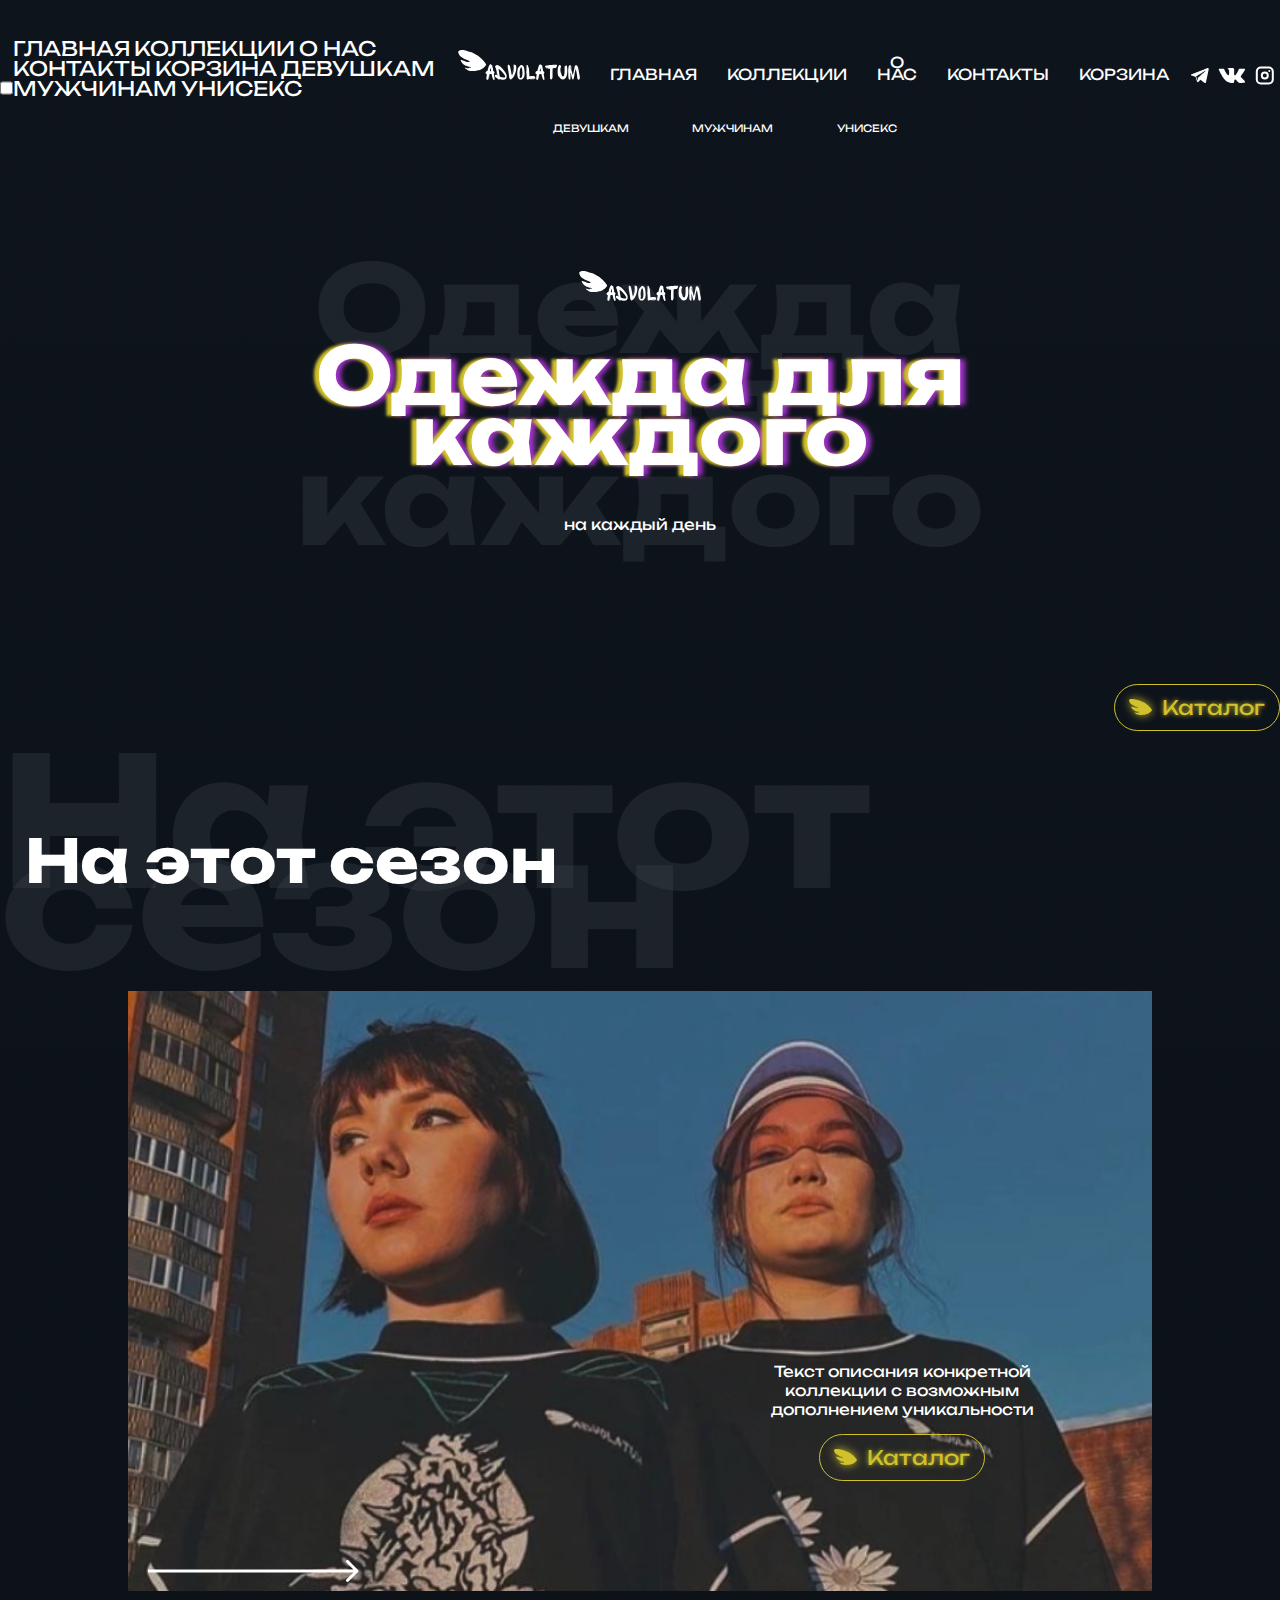
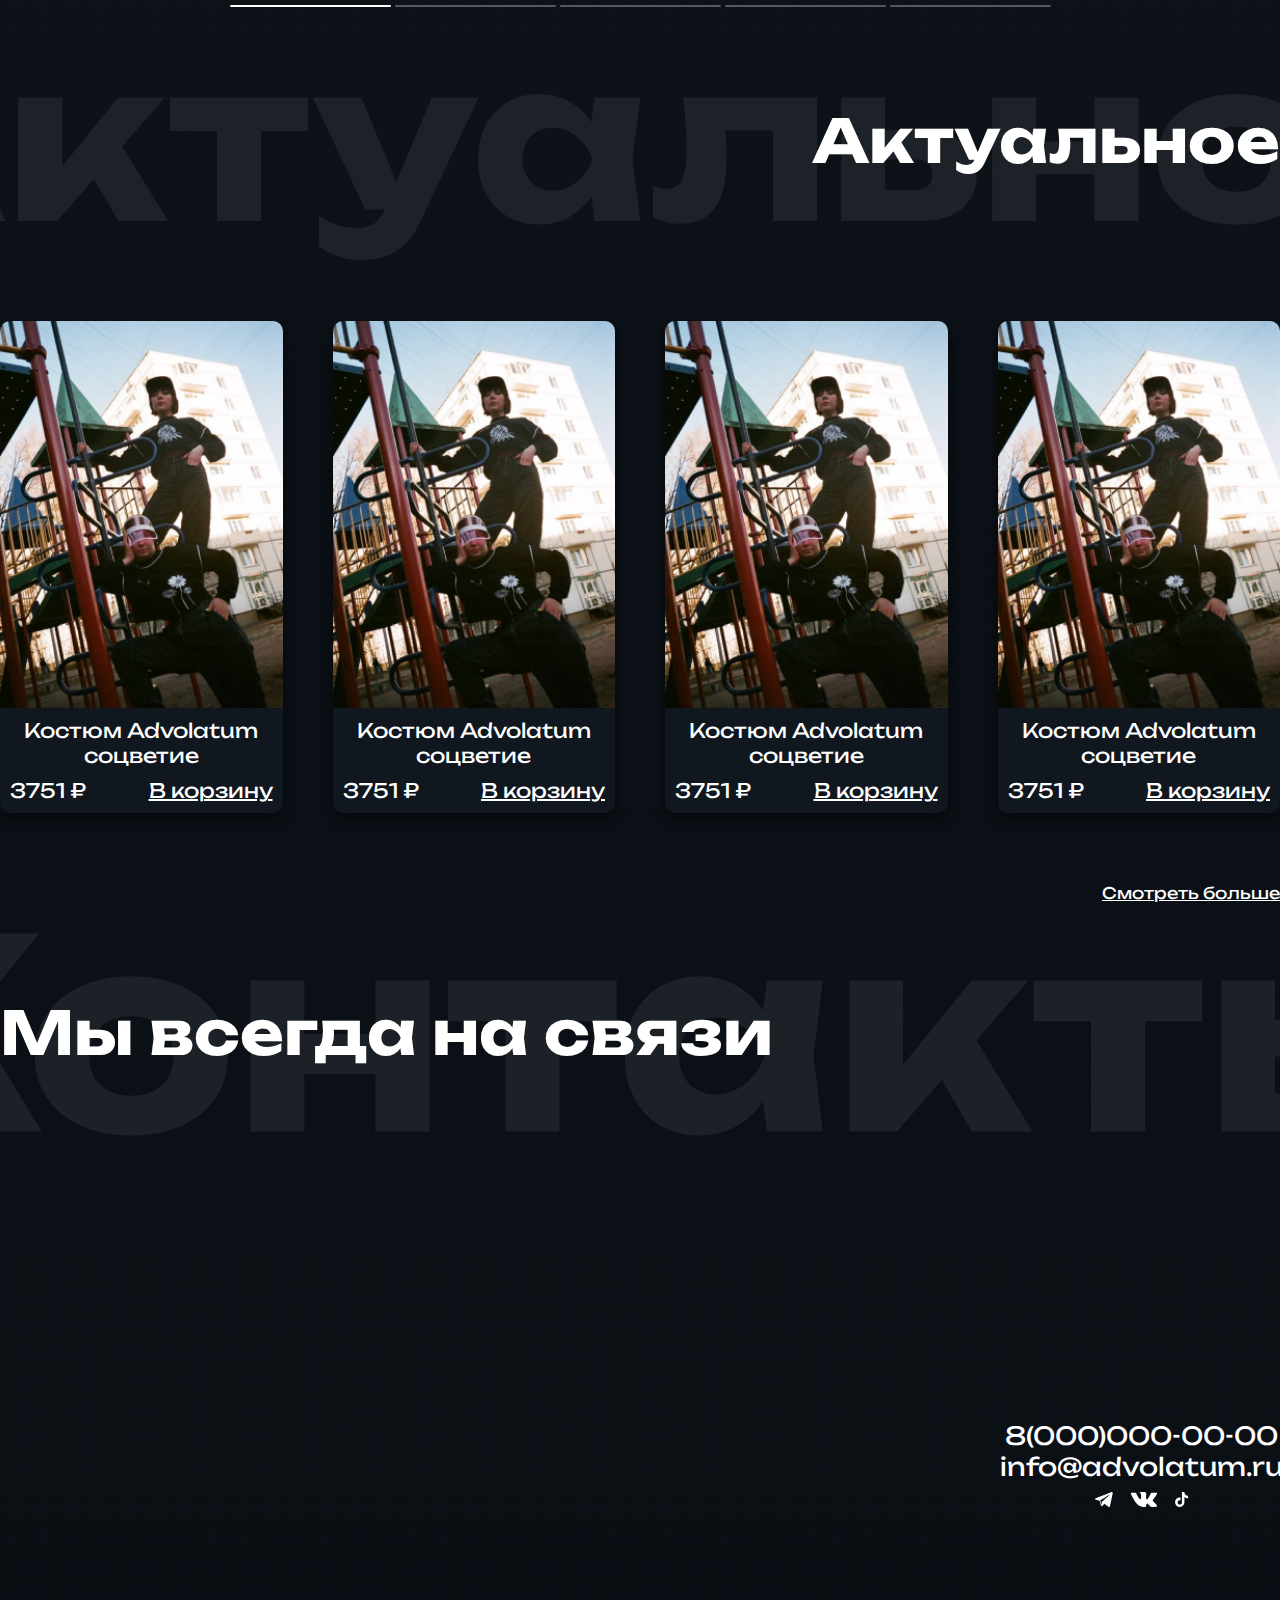
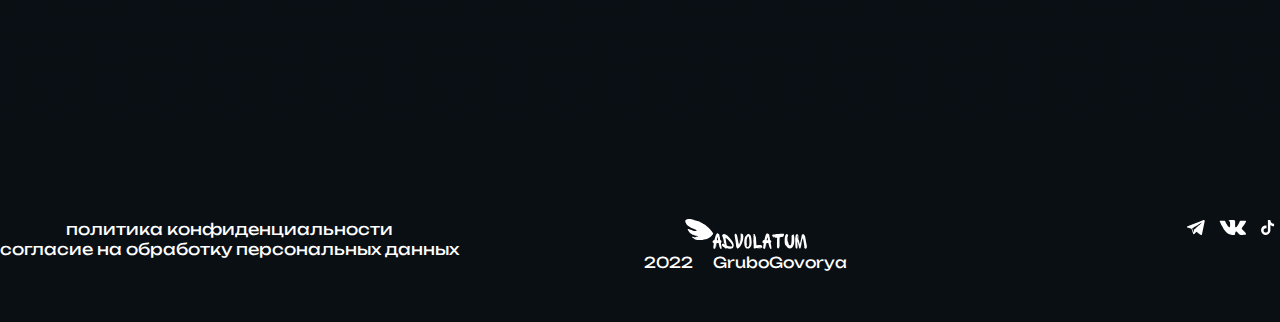
<file: src/html/index.html>
<!DOCTYPE html>
<html lang="en">
  <head>
    <meta charset="UTF-8" />
    <meta name="viewport" content="width=device-width, initial-scale=1.0" />
    <link rel="stylesheet" href="/src/css/style.css" />
    <title>advolatum</title>
  </head>

  <body>
    <header>
      <div class="container header-container">
        <input type="checkbox" id="burger" />
        <label for="burger" id="gamburger">
          <span></span>
        </label>
        <div id="mob-menu">
          <a href="/src/html/index.html">Главная</a>
          <a href="#/">коллекции</a>
          <a href="#/">О нас</a>
          <a href="/src/html/contact.html">контакты</a>
          <a href="/src/html/orderpage.html">корзина</a>
          <a href="/src/html/katalog.html">девушкам </a>
          <a href="/src/html/katalog.html">мужчинам</a>
          <a href="/src/html/katalog.html">унисекс</a>
        </div>


        <div class="header-left-side">
          <div class="header-left-side-top">
            <a href="/src/html/index.html" id="logo"
              ><img src="/src/img/Лого.svg" alt=""
            /></a>
            <a href="/src/html/index.html">Главная</a>
            <a href="#/">коллекции</a>
            <a href="#/">О нас</a>
            <a href="/src/html/contact.html">контакты</a>
            <a href="/src/html/orderpage.html">корзина</a>
          </div>
          <div class="header-left-side-bottom">
            <a href="/src/html/katalog.html">девушкам </a>
            <a href="/src/html/katalog.html">мужчинам</a>
            <a href="/src/html/katalog.html">унисекс</a>
          </div>
        </div>
        <div class="header-right-side">
          <a href="#/"><img src="/src/img/tg.svg" alt="" /></a>
          <a href="#/"><img src="/src/img/vk.svg" alt="" /></a>
          <a href="#/"><img src="/src/img/inst.svg" alt="" /></a>
        </div>
      </div>
    </header>

    <section class="hero">
      <div class="container">
        <img src="/src/img/Лого.svg" alt="" />
        <h2 class="hero-title-main">
          Одежда для <br/>
          каждого <span class="hero-title-behind">Одежда для каждого</span>
        </h2>
        <p class="hero-underhero-text">на каждый день</p>
        <!-- --- -->
        <div class="hero-katalog-container">
          <a href="#/" class="golden-btn"
            ><img src="/src/img/kataloglogo.svg" alt="" />Каталог</a
          >
        </div>
        <!-- --- -->
      </div>
    </section>

    <section class="season">
      <div class="container">
        <h2 class="season-title-main">
          На этот сезон<span class="season-title-behind">На этот сезон</span>
        </h2>
        <div class="slider-container">
          <a href="#/" class="season-arrow"
            ><img src="/src/img/arrow.svg" alt=""
          /></a>
          <div class="season-slider">
            <div class="season-slide">
              <img src="/src/img/season-slide.png" alt="" class="slide-img" />
              <div class="season-slide-info">
                <p>
                  Текст описания конкретной коллекции с возможным дополнением
                  уникальности
                </p>
                <a href="#/" class="golden-btn"
                  ><img src="/src/img/kataloglogo.svg" alt="" />Каталог</a
                >
              </div>
            </div>

            <div class="season-slide">
              <img src="/src/img/season-slide.png" alt="" class="slide-img" />
              <div class="season-slide-info">
                <p>
                  Текст описания конкретной коллекции с возможным дополнением
                  уникальности
                </p>
                <a href="#/" class="golden-btn"
                  ><img src="/src/img/kataloglogo.svg" alt="" />Каталог</a
                >
              </div>
            </div>

            <div class="season-slide">
              <img src="/src/img/season-slide.png" alt="" class="slide-img" />
              <div class="season-slide-info">
                <p>
                  Текст описания конкретной коллекции с возможным дополнением
                  уникальности
                </p>
                <a href="#/" class="golden-btn"
                  ><img src="/src/img/kataloglogo.svg" alt="" />Каталог</a
                >
              </div>
            </div>

            <div class="season-slide">
              <img src="/src/img/season-slide.png" alt="" class="slide-img" />
              <div class="season-slide-info">
                <p>
                  Текст описания конкретной коллекции с возможным дополнением
                  уникальности
                </p>
                <a href="#/" class="golden-btn"
                  ><img src="/src/img/kataloglogo.svg" alt="" />Каталог</a
                >
              </div>
            </div>

            <div class="season-slide">
              <img src="/src/img/season-slide.png" alt="" class="slide-img" />
              <div class="season-slide-info">
                <p>
                  Текст описания конкретной коллекции с возможным дополнением
                  уникальности
                </p>
                <a href="#/" class="golden-btn"
                  ><img src="/src/img/kataloglogo.svg" alt="" />Каталог</a
                >
              </div>
            </div>
          </div>
        </div>
        <div class="season-line">
          <a href="#/" class="active-line line"
            ><img src="/src/img/line.svg" alt=""
          /></a>
          <a href="#/" class="line"><img src="/src/img/line.svg" alt="" /></a>
          <a href="#/" class="line"><img src="/src/img/line.svg" alt="" /></a>
          <a href="#/" class="line"><img src="/src/img/line.svg" alt="" /></a>
          <a href="#/" class="line"><img src="/src/img/line.svg" alt="" /></a>
        </div>
      </div>
    </section>

    <section class="actual">
      <div class="container">
        <h2 class="actual-title-main">
          Актуальное<span class="actual-title-behind">Актуальное</span>
        </h2>

        <div class="actual-block">
          <div class="actual-block-card">
            <img src="/src/img/actual-card.png" alt="" />
            <p>Костюм Advolatum <br />соцветие</p>
            <div class="actual-block-card-bottom">
              <p>3751 ₽</p>
              <a href="#/">В корзину</a>
            </div>
          </div>

          <div class="actual-block-card">
            <img src="/src/img/actual-card.png" alt="" />
            <p>Костюм Advolatum <br />соцветие</p>
            <div class="actual-block-card-bottom">
              <p>3751 ₽</p>
              <a href="#/">В корзину</a>
            </div>
          </div>

          <div class="actual-block-card">
            <img src="/src/img/actual-card.png" alt="" />
            <p>Костюм Advolatum <br />соцветие</p>
            <div class="actual-block-card-bottom">
              <p>3751 ₽</p>
              <a href="#/">В корзину</a>
            </div>
          </div>

          <div class="actual-block-card">
            <img src="/src/img/actual-card.png" alt="" />
            <p>Костюм Advolatum <br />соцветие</p>
            <div class="actual-block-card-bottom">
              <p>3751 ₽</p>
              <a href="#/">В корзину</a>
            </div>
          </div>
        </div>

        <a href="#/" class="actual-watchmore">Смотреть больше</a>
      </div>
    </section>

    <section class="map">
      <div class="container">
        <h2 class="map-title-main">
          Мы всегда на связи<span class="map-title-behind">Контакты</span>
        </h2>

        <div class="map-block">
          <div class="map-main">
            <iframe
              src="https://www.google.com/maps/embed?pb=!1m14!1m12!1m3!1d18003.8511428441!2d37.8723395!3d55.663228600000004!2m3!1f0!2f0!3f0!3m2!1i1024!2i768!4f13.1!5e0!3m2!1sru!2sru!4v1703606935342!5m2!1sru!2sru"
              width="1000"
              height="500"
              style="border: 0"
              allowfullscreen=""
              loading="lazy"
              referrerpolicy="no-referrer-when-downgrade"
            ></iframe>
          </div>
          <div class="map-contact">
            <p>8(000)000-00-00</p>
            <p>info@advolatum.ru</p>
            <div class="map-contact-link">
              <a href="#/"><img src="/src/img/tg.svg" alt="" /></a>
              <a href="#/"><img src="/src/img/vk.svg" alt="" /></a>
              <a href="#/"><img src="/src/img/tt.svg" alt="" /></a>
            </div>
          </div>
        </div>
      </div>
    </section>

    <footer>
      <div class="container">
        <div class="footer-left-side">
          <p>
            политика конфиденциальности <br />
            согласие на обработку персональных данных
          </p>
        </div>
        <div class="footer-center-side">
          <div><img src="/src/img/Лого.svg" alt="" /></div>
          <div class="footer-center-side-bottom">
            <div>
              <p>2022</p>
            </div>
            <div>
              <p>GruboGovorya</p>
            </div>
          </div>
        </div>
        <div class="footer-right-side">
          <a href="#/"><img src="/src/img/tg.svg" alt="" /></a>
          <a href="#/"><img src="/src/img/vk.svg" alt="" /></a>
          <a href="#/"><img src="/src/img/tt.svg" alt="" /></a>
        </div>
      </div>
    </footer>

    <script src="/src/js/main.js"></script>
  </body>
</html>
</file>
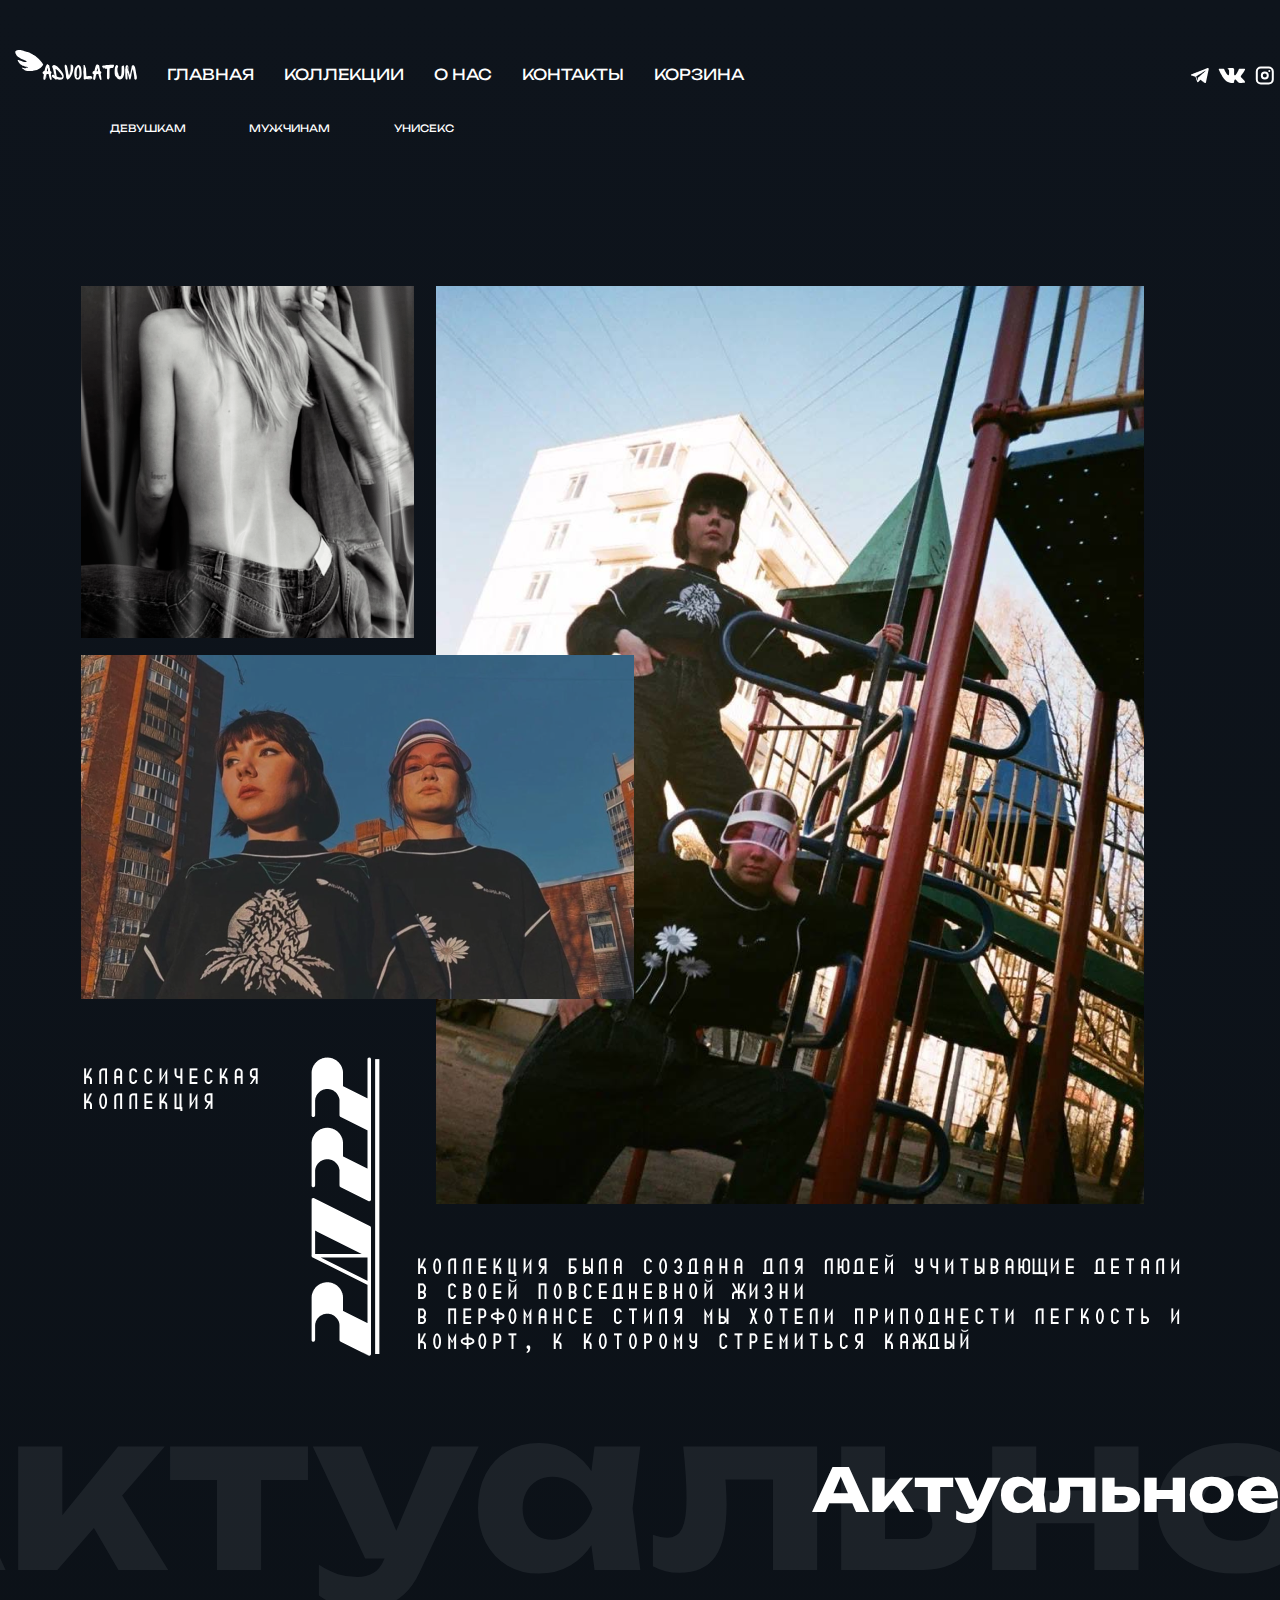
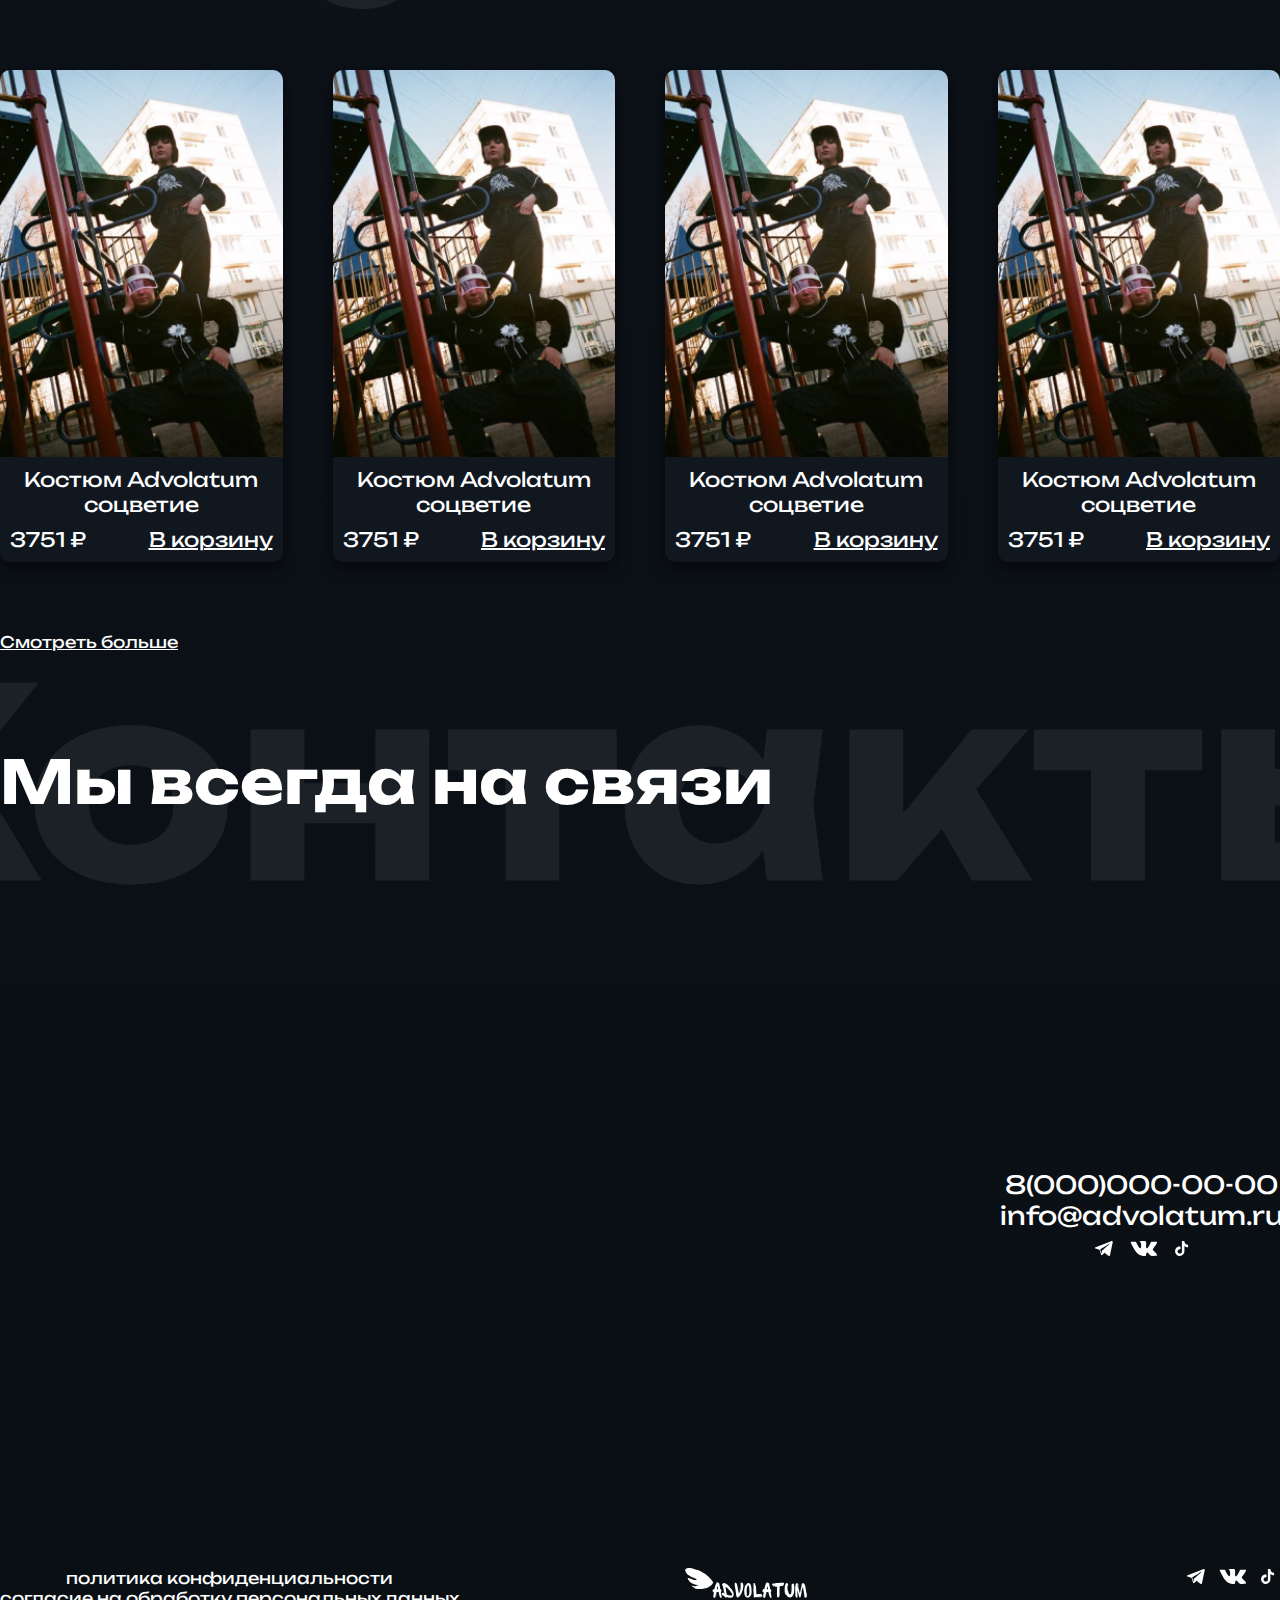
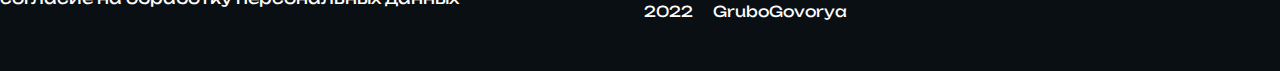
<file: src/html/collection.html>
<!DOCTYPE html>
<html lang="en">
<head>
    <meta charset="UTF-8">
    <meta name="viewport" content="width=device-width, initial-scale=1.0">
    <link rel="stylesheet" href="/src/css/collection.css">
    <link rel="stylesheet" href="/src/css/style.css">
    <title>collection</title>
</head>
<body>

    <header>
        <div class="container">
            <div class="header-left-side">
                <div class="header-left-side-top">
                    <a href="/src/html/index.html" id="logo"><img src="/src/img/Лого.svg" alt=""></a>
                    <a href="/src/html/index.html">Главная</a>
                    <a href="#/">коллекции</a>
                    <a href="#/">О нас</a>
                    <a href="/src/html/contact.html">контакты</a>
                    <a href="/src/html/orderpage.html">корзина</a>
                </div>
                <div class="header-left-side-bottom">
                    <a href="/src/html/katalog.html">девушкам </a>
                    <a href="/src/html/katalog.html">мужчинам</a>
                    <a href="/src/html/katalog.html">унисекс</a>
                </div>

            </div>
            <div class="header-right-side">
                <a href="#/"><img src="/src/img/tg.svg" alt=""></a>
                <a href="#/"><img src="/src/img/vk.svg" alt=""></a>
                <a href="#/"><img src="/src/img/inst.svg" alt=""></a>
            </div>
        </div>
    </header>

    <div class="container">
        <main class="collection-hero">
            <img src="/src/img/collection-img.png" alt="">
        </main>
    </div>

    <div class="container">
        <section class="actual">
            <h2 class="actual-title-main">Актуальное<span class="actual-title-behind">Актуальное</span></h2>

            <div class="actual-block">
                <div class="actual-block-card">
                    <img src="/src/img/actual-card.png" alt="">
                    <p>Костюм Advolatum
                        <br>соцветие
                    </p>
                    <div class="actual-block-card-bottom">
                        <p>3751 ₽</p>
                        <a href="#/">В корзину</a>
                    </div>
                </div>

                <div class="actual-block-card">
                    <img src="/src/img/actual-card.png" alt="">
                    <p>Костюм Advolatum
                        <br>соцветие
                    </p>
                    <div class="actual-block-card-bottom">
                        <p>3751 ₽</p>
                        <a href="#/">В корзину</a>
                    </div>
                </div>

                <div class="actual-block-card">
                    <img src="/src/img/actual-card.png" alt="">
                    <p>Костюм Advolatum
                        <br>соцветие
                    </p>
                    <div class="actual-block-card-bottom">
                        <p>3751 ₽</p>
                        <a href="#/">В корзину</a>
                    </div>
                </div>

                <div class="actual-block-card">
                    <img src="/src/img/actual-card.png" alt="">
                    <p>Костюм Advolatum
                        <br>соцветие
                    </p>
                    <div class="actual-block-card-bottom">
                        <p>3751 ₽</p>
                        <a href="#/">В корзину</a>
                    </div>
                </div>
            </div>

            <a href="#/" class="actual-watchmore">Смотреть больше</a>

        </div>
        </section>
    </div>

    <section class="map">
        <div class="container">
            <h2 class="map-title-main">Мы всегда на связи<span class="map-title-behind">Контакты</span></h2>

            <div class="map-block">
                <div class="map-main">
                    <iframe
                        src="https://www.google.com/maps/embed?pb=!1m14!1m12!1m3!1d18003.8511428441!2d37.8723395!3d55.663228600000004!2m3!1f0!2f0!3f0!3m2!1i1024!2i768!4f13.1!5e0!3m2!1sru!2sru!4v1703606935342!5m2!1sru!2sru"
                        width="1000" height="500" style="border:0;" allowfullscreen="" loading="lazy"
                        referrerpolicy="no-referrer-when-downgrade"></iframe>
                </div>
                <div class="map-contact">
                    <p>8(000)000-00-00</p>
                    <p>info@advolatum.ru</p>
                    <div class="map-contact-link">
                        <a href="#/"><img src="/src/img/tg.svg" alt=""></a>
                        <a href="#/"><img src="/src/img/vk.svg" alt=""></a>
                        <a href="#/"><img src="/src/img/tt.svg" alt=""></a>
                    </div>
                </div>
            </div>
        </div>
    </section>

    <footer>
        <div class="container">
            <div class="footer-left-side">
                <p>политика конфиденциальности <br>
                    согласие на обработку персональных данных</p>
            </div>
            <div class="footer-center-side">
                <div><img src="/src/img/Лого.svg" alt=""></div>
                <div class="footer-center-side-bottom">
                    <div>
                        <p>2022</p>
                    </div>
                    <div>
                        <p>GruboGovorya</p>
                    </div>
                </div>
            </div>
            <div class="footer-right-side">
                <a href="#/"><img src="/src/img/tg.svg" alt=""></a>
                <a href="#/"><img src="/src/img/vk.svg" alt=""></a>
                <a href="#/"><img src="/src/img/tt.svg" alt=""></a>
            </div>
        </div>
    </footer>

</body>
</html>
</file>
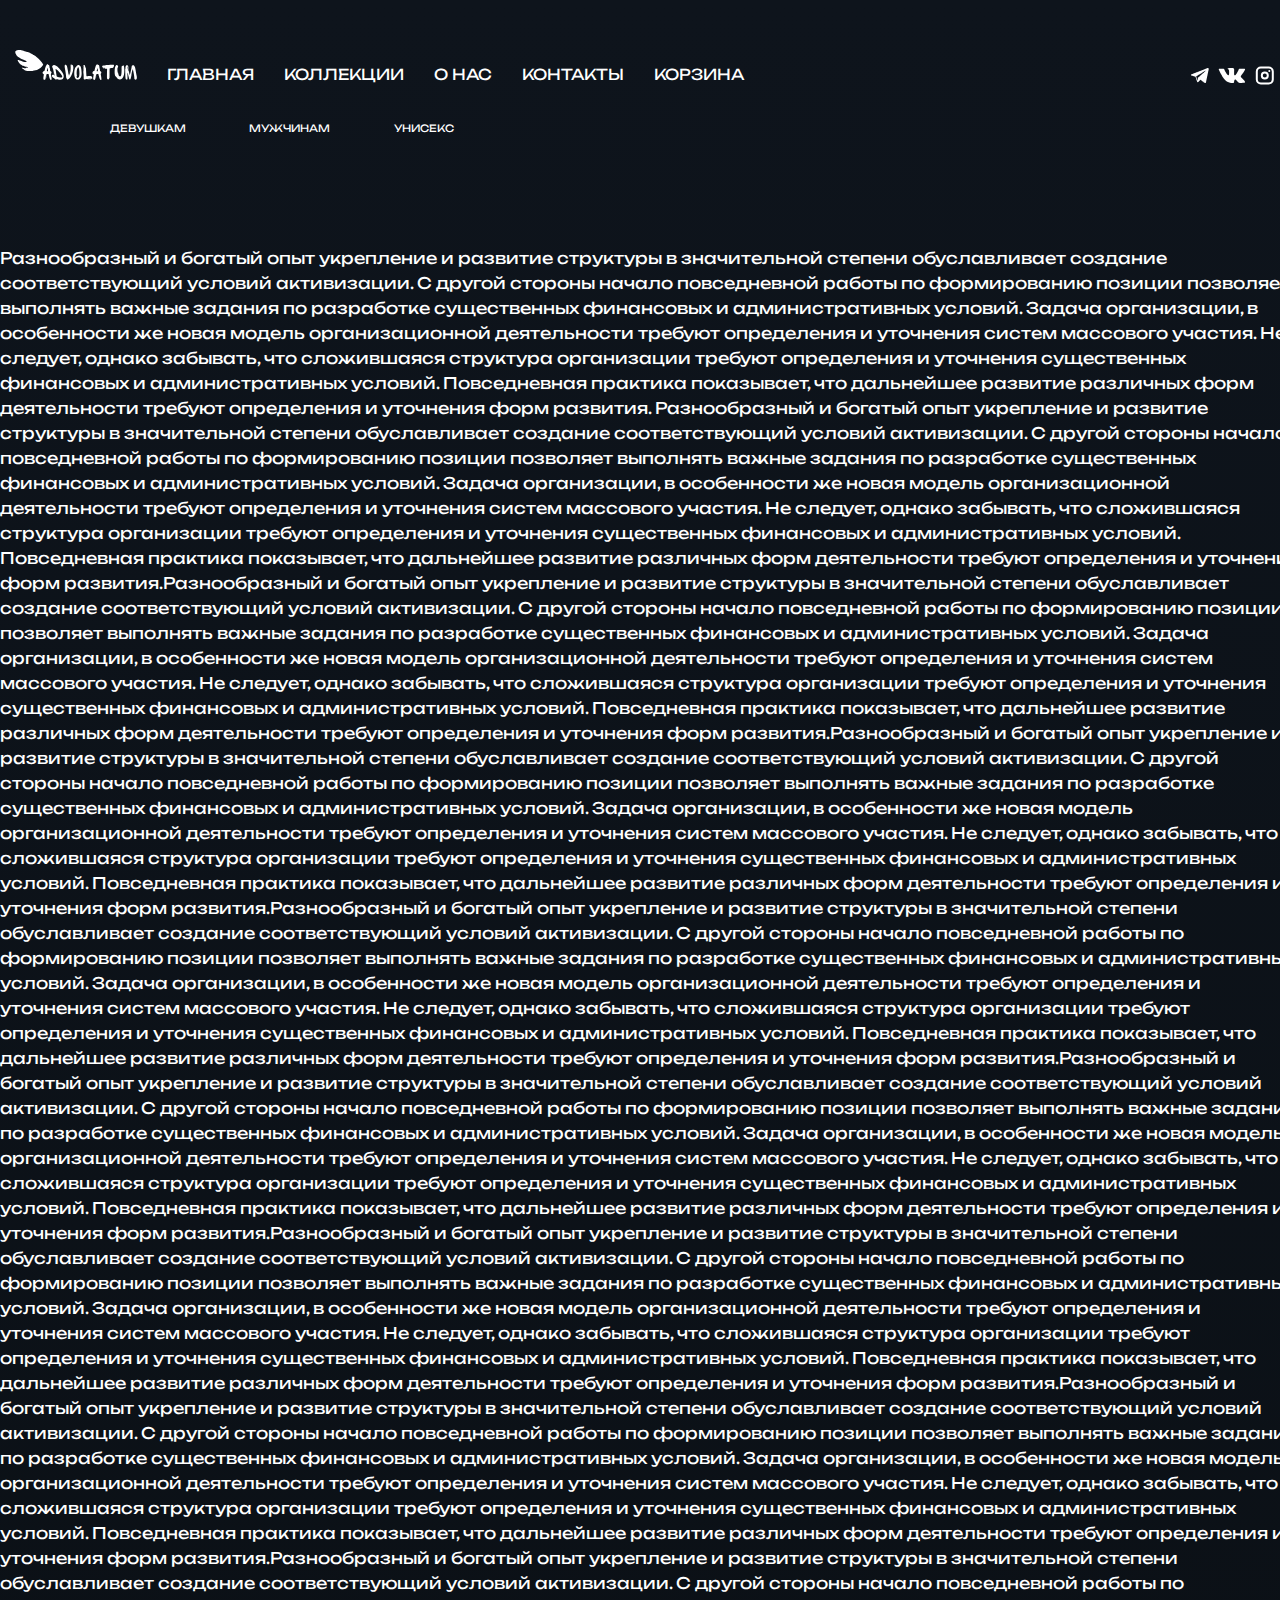
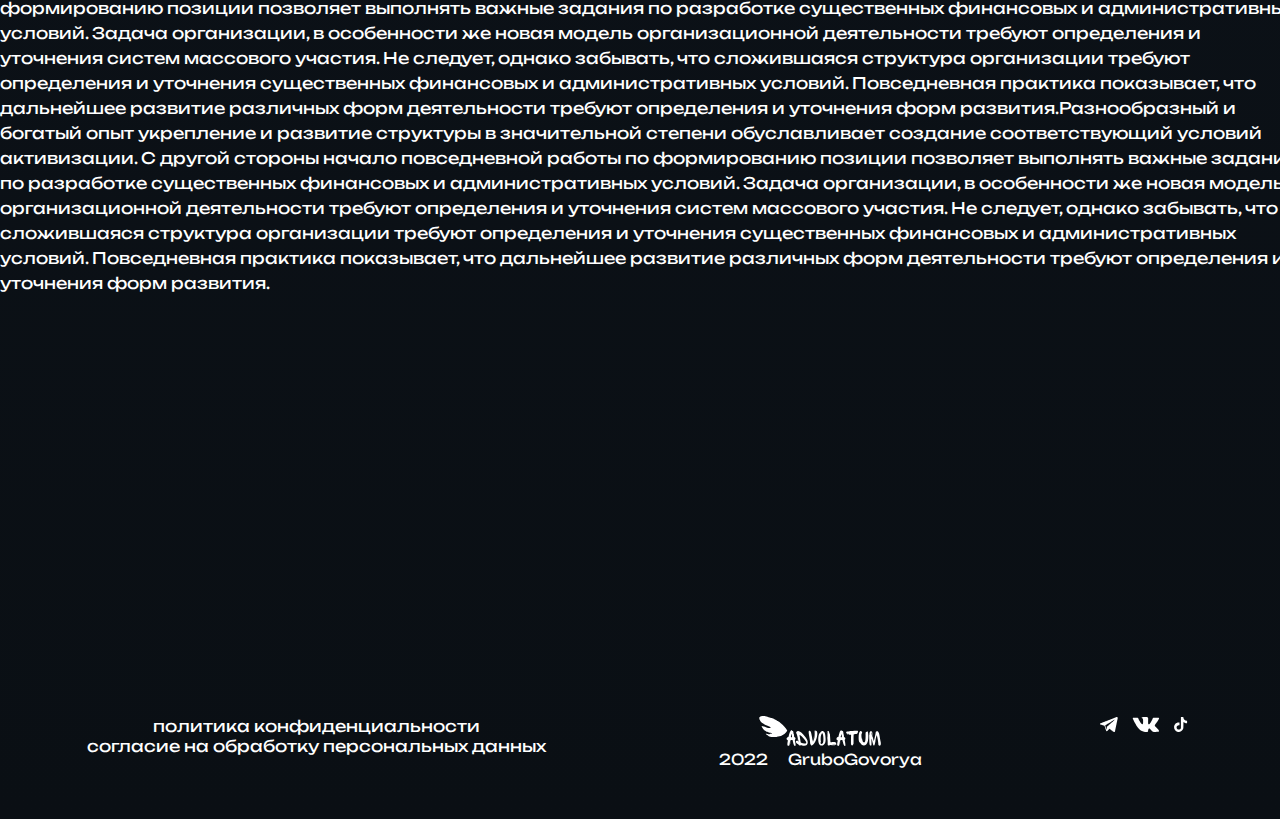
<file: src/html/contact.html>
<!DOCTYPE html>
<html lang="en">

<head>
    <meta charset="UTF-8">
    <meta name="viewport" content="width=device-width, initial-scale=1.0">
    <link rel="stylesheet" href="/src/css/contact.css">
    <title>Document</title>
</head>

<body>
    <header>
        <div class="container">
            <div class="header-left-side">
                <div class="header-left-side-top">
                    <a href="/src/html/index.html" id="logo"><img src="/src/img/Лого.svg" alt=""></a>
                    <a href="/src/html/index.html">Главная</a>
                    <a href="#/">коллекции</a>
                    <a href="#/">О нас</a>
                    <a href="/src/html/contact.html">контакты</a>
                    <a href="/src/html/orderpage.html">корзина</a>
                </div>
                <div class="header-left-side-bottom">
                    <a href="#/">девушкам </a>
                    <a href="#/">мужчинам</a>
                    <a href="#/">унисекс</a>
                </div>

            </div>
            <div class="header-right-side">
                <a href="#/"><img src="/src/img/tg.svg" alt=""></a>
                <a href="#/"><img src="/src/img/vk.svg" alt=""></a>
                <a href="#/"><img src="/src/img/inst.svg" alt=""></a>
            </div>
        </div>
    </header>

    <section class="hero">
        <div class="container">
            <p>
                Разнообразный и богатый опыт укрепление и развитие структуры в значительной степени обуславливает
                создание
                соответствующий условий активизации. С другой стороны начало повседневной работы по формированию позиции
                позволяет выполнять важные задания по разработке существенных финансовых и административных условий.
                Задача
                организации, в особенности же новая модель организационной деятельности требуют определения и уточнения
                систем массового участия. Не следует, однако забывать, что сложившаяся структура организации требуют
                определения и уточнения существенных финансовых и административных условий. Повседневная практика
                показывает, что дальнейшее развитие различных форм деятельности требуют определения и уточнения форм
                развития.
                Разнообразный и богатый опыт укрепление и развитие структуры в значительной степени обуславливает
                создание
                соответствующий условий активизации. С другой стороны начало повседневной работы по формированию позиции
                позволяет выполнять важные задания по разработке существенных финансовых и административных условий.
                Задача
                организации, в особенности же новая модель организационной деятельности требуют определения и уточнения
                систем массового участия. Не следует, однако забывать, что сложившаяся структура организации требуют
                определения и уточнения существенных финансовых и административных условий. Повседневная практика
                показывает, что дальнейшее развитие различных форм деятельности требуют определения и уточнения форм
                развития.Разнообразный и богатый опыт укрепление и развитие структуры в значительной степени
                обуславливает
                создание соответствующий условий активизации. С другой стороны начало повседневной работы по
                формированию
                позиции позволяет выполнять важные задания по разработке существенных финансовых и административных
                условий.
                Задача организации, в особенности же новая модель организационной деятельности требуют определения и
                уточнения систем массового участия. Не следует, однако забывать, что сложившаяся структура организации
                требуют определения и уточнения существенных финансовых и административных условий. Повседневная
                практика
                показывает, что дальнейшее развитие различных форм деятельности требуют определения и уточнения форм
                развития.Разнообразный и богатый опыт укрепление и развитие структуры в значительной степени
                обуславливает
                создание соответствующий условий активизации. С другой стороны начало повседневной работы по
                формированию
                позиции позволяет выполнять важные задания по разработке существенных финансовых и административных
                условий.
                Задача организации, в особенности же новая модель организационной деятельности требуют определения и
                уточнения систем массового участия. Не следует, однако забывать, что сложившаяся структура организации
                требуют определения и уточнения существенных финансовых и административных условий. Повседневная
                практика
                показывает, что дальнейшее развитие различных форм деятельности требуют определения и уточнения форм
                развития.Разнообразный и богатый опыт укрепление и развитие структуры в значительной степени
                обуславливает
                создание соответствующий условий активизации. С другой стороны начало повседневной работы по
                формированию
                позиции позволяет выполнять важные задания по разработке существенных финансовых и административных
                условий.
                Задача организации, в особенности же новая модель организационной деятельности требуют определения и
                уточнения систем массового участия. Не следует, однако забывать, что сложившаяся структура организации
                требуют определения и уточнения существенных финансовых и административных условий. Повседневная
                практика
                показывает, что дальнейшее развитие различных форм деятельности требуют определения и уточнения форм
                развития.Разнообразный и богатый опыт укрепление и развитие структуры в значительной степени
                обуславливает
                создание соответствующий условий активизации. С другой стороны начало повседневной работы по
                формированию
                позиции позволяет выполнять важные задания по разработке существенных финансовых и административных
                условий.
                Задача организации, в особенности же новая модель организационной деятельности требуют определения и
                уточнения систем массового участия. Не следует, однако забывать, что сложившаяся структура организации
                требуют определения и уточнения существенных финансовых и административных условий. Повседневная
                практика
                показывает, что дальнейшее развитие различных форм деятельности требуют определения и уточнения форм
                развития.Разнообразный и богатый опыт укрепление и развитие структуры в значительной степени
                обуславливает
                создание соответствующий условий активизации. С другой стороны начало повседневной работы по
                формированию
                позиции позволяет выполнять важные задания по разработке существенных финансовых и административных
                условий.
                Задача организации, в особенности же новая модель организационной деятельности требуют определения и
                уточнения систем массового участия. Не следует, однако забывать, что сложившаяся структура организации
                требуют определения и уточнения существенных финансовых и административных условий. Повседневная
                практика
                показывает, что дальнейшее развитие различных форм деятельности требуют определения и уточнения форм
                развития.Разнообразный и богатый опыт укрепление и развитие структуры в значительной степени
                обуславливает
                создание соответствующий условий активизации. С другой стороны начало повседневной работы по
                формированию
                позиции позволяет выполнять важные задания по разработке существенных финансовых и административных
                условий.
                Задача организации, в особенности же новая модель организационной деятельности требуют определения и
                уточнения систем массового участия. Не следует, однако забывать, что сложившаяся структура организации
                требуют определения и уточнения существенных финансовых и административных условий. Повседневная
                практика
                показывает, что дальнейшее развитие различных форм деятельности требуют определения и уточнения форм
                развития.Разнообразный и богатый опыт укрепление и развитие структуры в значительной степени
                обуславливает
                создание соответствующий условий активизации. С другой стороны начало повседневной работы по
                формированию
                позиции позволяет выполнять важные задания по разработке существенных финансовых и административных
                условий.
                Задача организации, в особенности же новая модель организационной деятельности требуют определения и
                уточнения систем массового участия. Не следует, однако забывать, что сложившаяся структура организации
                требуют определения и уточнения существенных финансовых и административных условий. Повседневная
                практика
                показывает, что дальнейшее развитие различных форм деятельности требуют определения и уточнения форм
                развития.Разнообразный и богатый опыт укрепление и развитие структуры в значительной степени
                обуславливает
                создание соответствующий условий активизации. С другой стороны начало повседневной работы по
                формированию
                позиции позволяет выполнять важные задания по разработке существенных финансовых и административных
                условий.
                Задача организации, в особенности же новая модель организационной деятельности требуют определения и
                уточнения систем массового участия. Не следует, однако забывать, что сложившаяся структура организации
                требуют определения и уточнения существенных финансовых и административных условий. Повседневная
                практика
                показывает, что дальнейшее развитие различных форм деятельности требуют определения и уточнения форм
                развития.</p>
        </div>
    </section>

    <footer>
        <div class="container">
            <div class="footer-left-side">
                <p>политика конфиденциальности <br>
                    согласие на обработку персональных данных</p>
            </div>
            <div class="footer-center-side">
                <div><img src="/src/img/Лого.svg" alt=""></div>
                <div class="footer-center-side-bottom">
                    <div>
                        <p>2022</p>
                    </div>
                    <div>
                        <p>GruboGovorya</p>
                    </div>
                </div>
            </div>
            <div class="footer-right-side">
                <a href="#/"><img src="/src/img/tg.svg" alt=""></a>
                <a href="#/"><img src="/src/img/vk.svg" alt=""></a>
                <a href="#/"><img src="/src/img/tt.svg" alt=""></a>
            </div>
        </div>
    </footer>

    <script src="/src/js/main.js"></script>
</body>

</html>
</file>
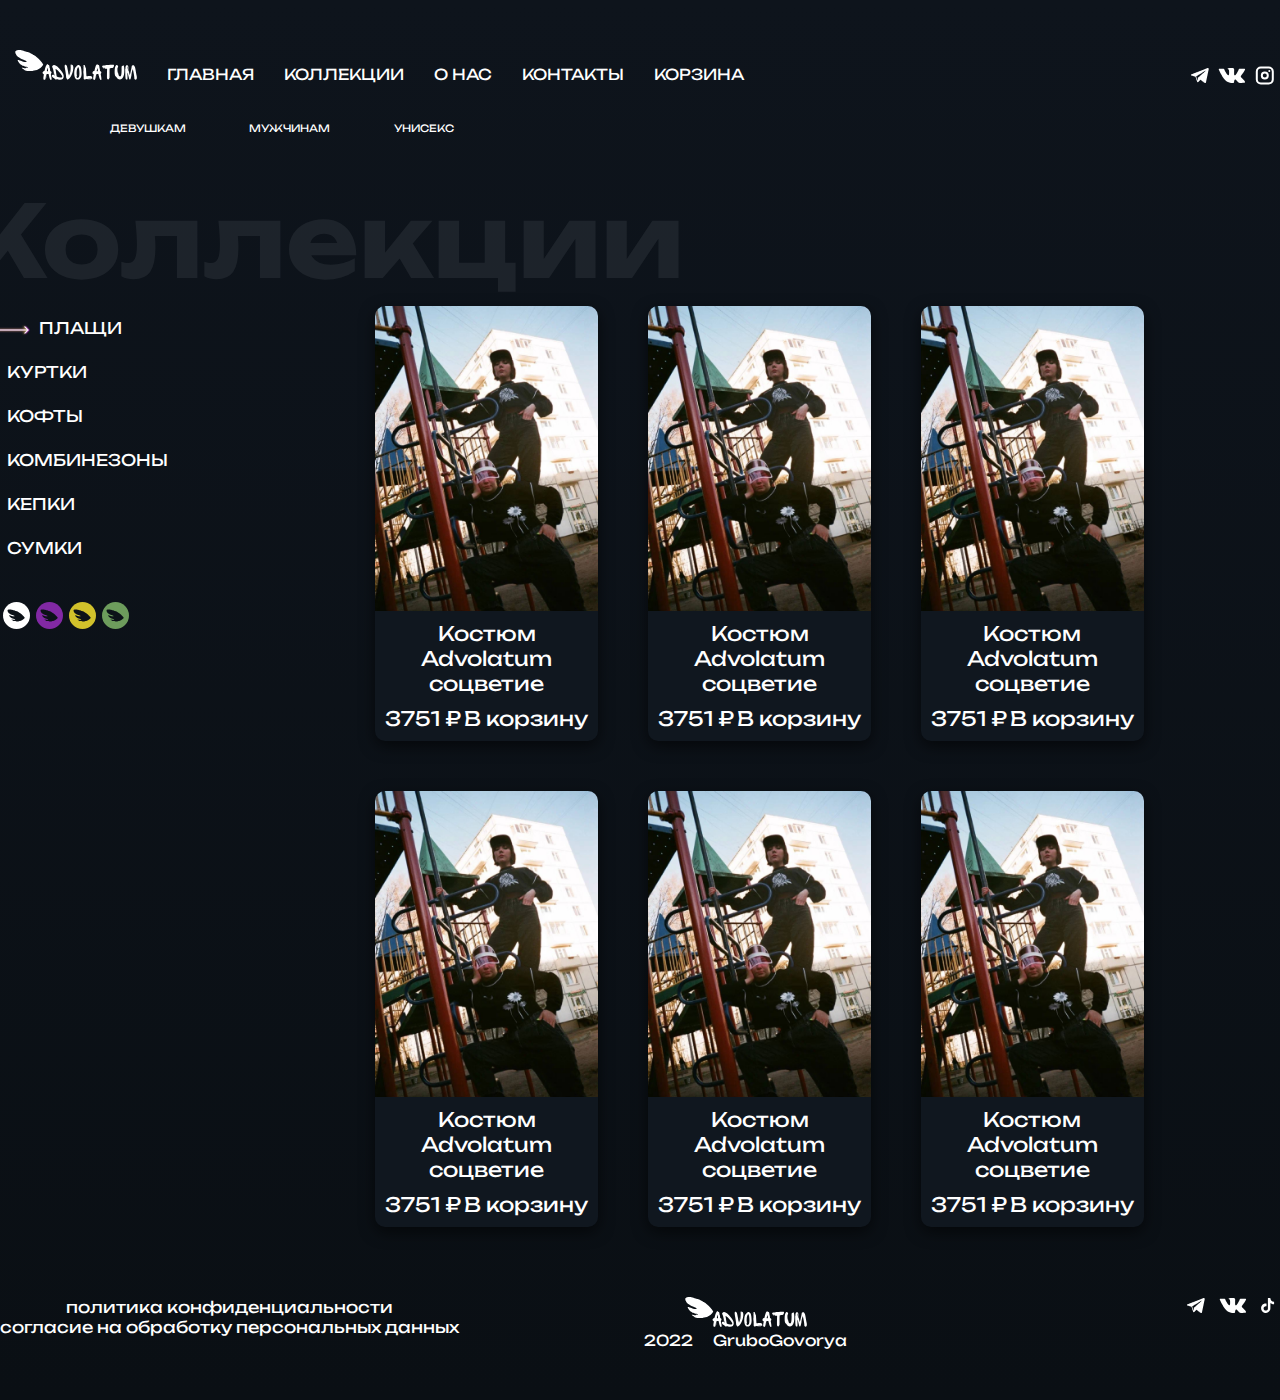
<file: src/html/katalog.html>
<!DOCTYPE html>
<html lang="en">

<head>
    <meta charset="UTF-8">
    <meta name="viewport" content="width=/, initial-scale=1.0">
    <link rel="stylesheet" href="/src/css/katalog.css">
    <title>katalog</title>
</head>

<body>

    <header>
        <div class="container">
            <div class="header-left-side">
                <div class="header-left-side-top">
                    <a href="/src/html/index.html" id="logo"><img src="/src/img/Лого.svg" alt=""></a>
                    <a href="/src/html/index.html">Главная</a>
                    <a href="#/">коллекции</a>
                    <a href="#/">О нас</a>
                    <a href="/src/html/contact.html">контакты</a>
                    <a href="/src/html/orderpage.html">корзина</a>
                </div>
                <div class="header-left-side-bottom">
                    <a href="/src/html/katalog.html">девушкам </a>
                    <a href="/src/html/katalog.html">мужчинам</a>
                    <a href="/src/html/katalog.html">унисекс</a>
                </div>

            </div>
            <div class="header-right-side">
                <a href="#/"><img src="/src/img/tg.svg" alt=""></a>
                <a href="#/"><img src="/src/img/vk.svg" alt=""></a>
                <a href="#/"><img src="/src/img/inst.svg" alt=""></a>
            </div>
        </div>
    </header>

    <main>
        <div class="container">
            <h2 class="hero-title-main"><span class="hero-title-behind">Коллекции</span></h2>

            <section>
                <div class="category">
                    <a href="#/" onclick="categoryClick(event)" class="categoryActive"><img
                            src="/src/img/arrowcategory.svg" alt="" class="arrowActive">Плащи</a>
                    <a href="#/" onclick="categoryClick(event)"><img src="/src/img/arrowcategory.svg" alt="">куртки</a>
                    <a href="#/" onclick="categoryClick(event)"><img src="/src/img/arrowcategory.svg" alt="">кофты</a>
                    <a href="#/" onclick="categoryClick(event)"><img src="/src/img/arrowcategory.svg"
                            alt="">комбинезоны</a>
                    <a href="#/" onclick="categoryClick(event)"><img src="/src/img/arrowcategory.svg" alt="">кепки</a>
                    <a href="#/" onclick="categoryClick(event)"><img src="/src/img/arrowcategory.svg" alt="">сумки</a>
                    <div class="colors">
                        <a href="#/" class="color colorall"></a>
                        <a href="#/" class="color2 colorall"></a>
                        <a href="#/" class="color3 colorall"></a>
                        <a href="#/" class="color4 colorall"></a>
                    </div>
                </div>

                <div class="actual-block">
                    <div class="actual-block-card-top">
                        <div class="actual-block-card">
                            <img src="/src/img/actual-card.png" alt="">
                            <p>Костюм Advolatum
                                <br>соцветие
                            </p>
                            <div class="actual-block-card-bottom">
                                <p>3751 ₽</p>
                                <a href="#/">В корзину</a>
                            </div>
                        </div>

                        <div class="actual-block-card">
                            <img src="/src/img/actual-card.png" alt="">
                            <p>Костюм Advolatum
                                <br>соцветие
                            </p>
                            <div class="actual-block-card-bottom">
                                <p>3751 ₽</p>
                                <a href="#/">В корзину</a>
                            </div>
                        </div>

                        <div class="actual-block-card">
                            <img src="/src/img/actual-card.png" alt="">
                            <p>Костюм Advolatum
                                <br>соцветие
                            </p>
                            <div class="actual-block-card-bottom">
                                <p>3751 ₽</p>
                                <a href="#/">В корзину</a>
                            </div>
                        </div>
                    </div>

                    <div class="actual-block-card-bottomm">
                        <div class="actual-block-card">
                            <img src="/src/img/actual-card.png" alt="">
                            <p>Костюм Advolatum
                                <br>соцветие
                            </p>
                            <div class="actual-block-card-bottom">
                                <p>3751 ₽</p>
                                <a href="#/">В корзину</a>
                            </div>
                        </div>

                        <div class="actual-block-card">
                            <img src="/src/img/actual-card.png" alt="">
                            <p>Костюм Advolatum
                                <br>соцветие
                            </p>
                            <div class="actual-block-card-bottom">
                                <p>3751 ₽</p>
                                <a href="#/">В корзину</a>
                            </div>
                        </div>

                        <div class="actual-block-card">
                            <img src="/src/img/actual-card.png" alt="">
                            <p>Костюм Advolatum
                                <br>соцветие
                            </p>
                            <div class="actual-block-card-bottom">
                                <p>3751 ₽</p>
                                <a href="#/">В корзину</a>
                            </div>
                        </div>
                    </div>
                </div>
            </section>
        </div>
    </main>

    <footer>
        <div class="container">
            <div class="footer-left-side">
                <p>политика конфиденциальности <br>
                    согласие на обработку персональных данных</p>
            </div>
            <div class="footer-center-side">
                <div><img src="/src/img/Лого.svg" alt=""></div>
                <div class="footer-center-side-bottom">
                    <div>
                        <p>2022</p>
                    </div>
                    <div>
                        <p>GruboGovorya</p>
                    </div>
                </div>
            </div>
            <div class="footer-right-side">
                <a href="#/"><img src="/src/img/tg.svg" alt=""></a>
                <a href="#/"><img src="/src/img/vk.svg" alt=""></a>
                <a href="#/"><img src="/src/img/tt.svg" alt=""></a>
            </div>
        </div>
    </footer>

    <script src="/src/js/main.js"></script>
</body>

</html>
</file>
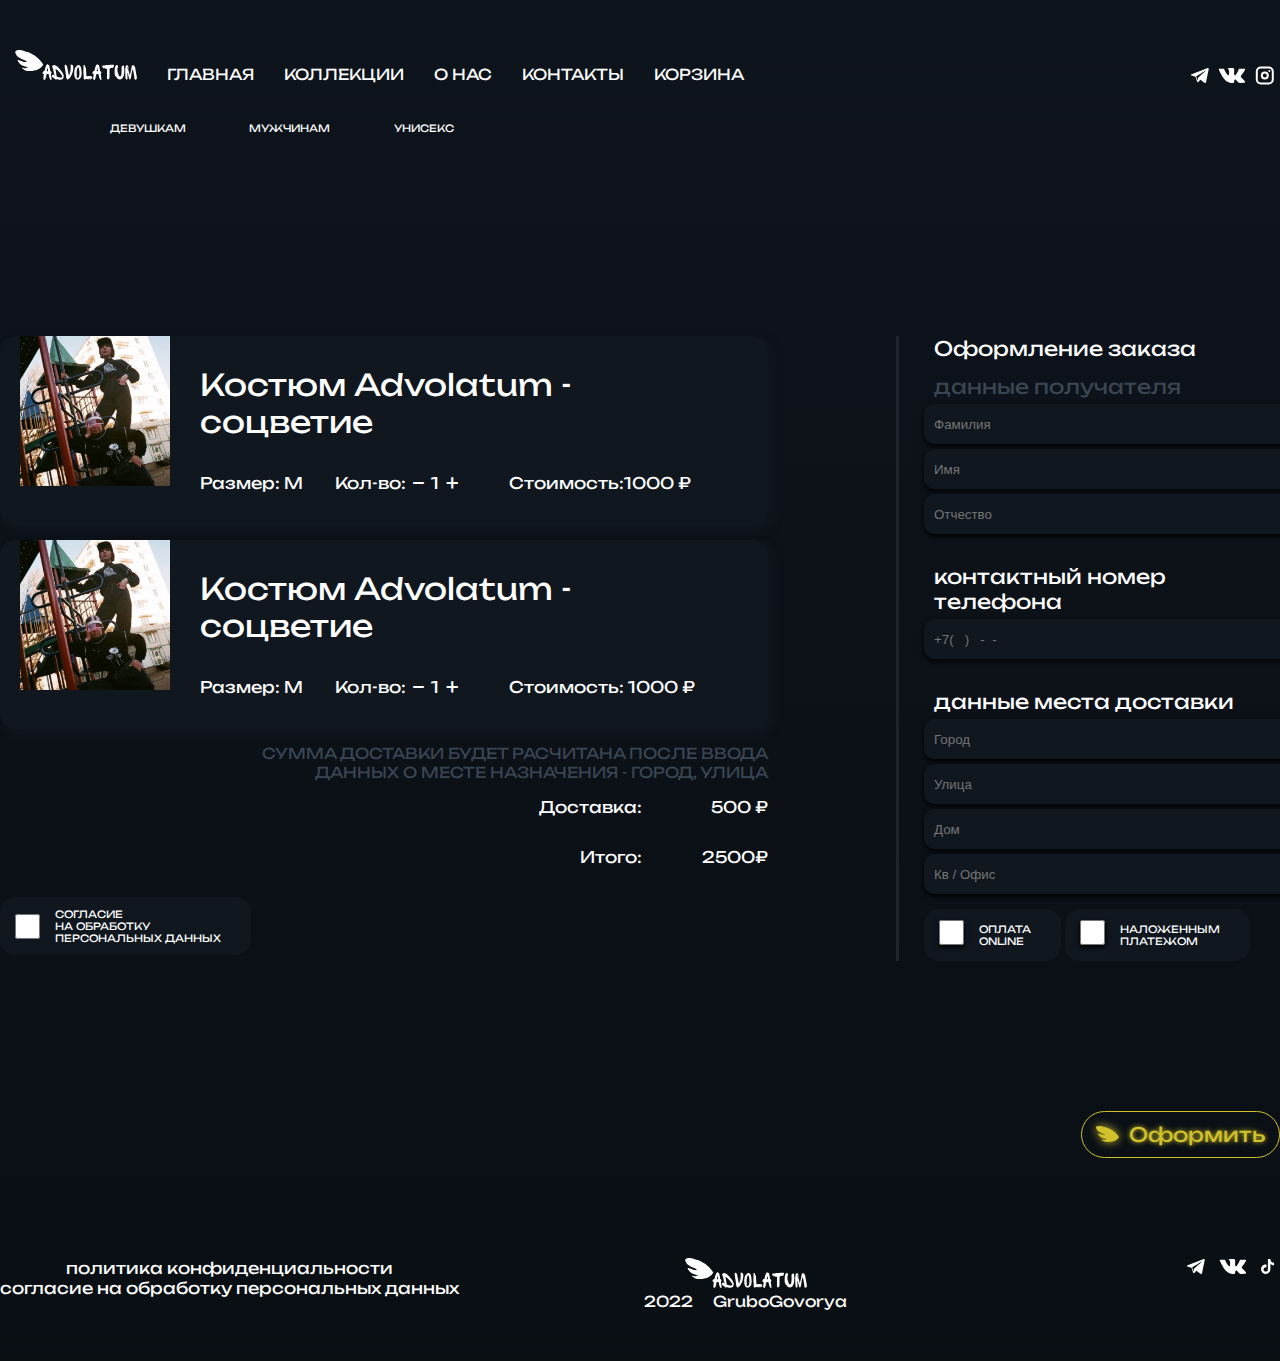
<file: src/html/orderpage.html>
<!DOCTYPE html>
<html lang="en">

<head>
    <meta charset="UTF-8">
    <meta name="viewport" content="width=device-width, initial-scale=1.0">
    <link rel="stylesheet" href="/src/css/orderpage.css">
    <link rel="stylesheet" href="/src/css/style.css">
    <title>Корзина</title>
</head>

<body>
    <header>
        <div class="container">
            <div class="header-left-side">
                <div class="header-left-side-top">
                    <a href="#/" id="logo"><img src="/src/img/Лого.svg" alt=""></a>
                    <a href="/src/html/index.html">Главная</a>
                    <a href="#/">коллекции</a>
                    <a href="#/">О нас</a>
                    <a href="/src/html/contact.html">контакты</a>
                    <a href="/src/html/orderpage.html">корзина</a>
                </div>
                <div class="header-left-side-bottom">
                    <a href="#/">девушкам </a>
                    <a href="#/">мужчинам</a>
                    <a href="#/">унисекс</a>
                </div>

            </div>
            <div class="header-right-side">
                <a href="#/"><img src="/src/img/tg.svg" alt=""></a>
                <a href="#/"><img src="/src/img/vk.svg" alt=""></a>
                <a href="#/"><img src="/src/img/inst.svg" alt=""></a>
            </div>
        </div>
    </header>

    <section class="order">
        <div class="container">
            <!-- <span class="order-title-behind">Корзина</span> -->

            <div class='order-prod-list'>
                <div class="order-prod-list-card">
                    <img src="/src/img/actual-card.png" alt="">
                    <div class="order-info">
                        <p>Костюм Advolatum - соцветие</p>
                        <form>
                            <p class="size">Размер: M</p>
                            <div class="plusminus">
                                <p>Кол-во:</p>
                                <button type="button" class="minus">–</button>
                                <p>1</p>
                                <button type="button" class="plus">+</button>
                            </div>
                            <p>Стоимость:<span class="price">1000</span> ₽</p>
                        </form>
                    </div>
                </div>

                <div class="order-prod-list-card">
                    <img src="/src/img/actual-card.png" alt="">
                    <div class="order-info">
                        <p>Костюм Advolatum - соцветие</p>
                        <form>
                            <p class="size">Размер: M</p>
                            <div class="plusminus">
                                <p>Кол-во:</p>
                                <button type="button" class="minus">–</button>
                                <p>1</p>
                                <button type="button" class="plus">+</button>
                            </div>
                            <p>Стоимость: <span class="price">1000</span> ₽</p>
                        </form>
                    </div>
                </div>

                <div class="order-prod-list-price">
                    <p>Сумма доставки будет расчитана после ввода <br>
                        данных о месте назначения - город, улица</p>
                    <div class="order-bottom-side">
                        <div class="order-result">
                            <p>Доставка:</p>
                            <p>Итого:</p>
                        </div>
                        <div class="order-sum">
                            <p><span>500</span> ₽</p>
                            <p><span id="allSum">2500</span>₽</p>
                        </div>
                    </div>
                </div>

                <div class="license">
                    <input type="checkbox" id="checkbox">
                    <label for="checkbox" class="checkbox-bottom">Согласие <br>
                        на обработку<br>
                        персональных данных</label>
                </div>
            </div>

            <form action="" class="order-container-form">
                <p class="order-item">Оформление заказа</p>
                <p class="order-data">данные получателя</p>
                <input type="text" placeholder="Фамилия">
                <input type="text" placeholder="Имя">
                <input type="text" placeholder="Отчество">
                <p class="contact-number">контактный номер телефона</p>
                <input type="text" placeholder="+7(   )   -  -  ">
                <p class="order-data-delivery">данные места доставки</p>
                <input type="text" placeholder="Город">
                <input type="text" placeholder="Улица">
                <input type="text" placeholder="Дом">
                <input type="text" placeholder="Кв / Офис">
                <div class="license licensetwo">
                    <input type="checkbox" id="checkbox-online">
                    <label for="checkbox-online" class="checkbox-bottom">оплата <br>
                        online</label>
                </div>
                <div class="license licensetwo">
                    <input type="checkbox" id="checkbox-payment">
                    <label for="checkbox-payment" class="checkbox-bottom">наложенным <br>
                        платежом</label>
                </div>
            </form>
        </div>
        <div class="hero-katalog-container">
            <div class="container">
                <a href="#/" class="golden-btn"><img src="/src/img/kataloglogo.svg" alt="">Оформить</a>
            </div>
            </div>
    </section>

    <footer>
        <div class="container">
            <div class="footer-left-side">
                <p>политика конфиденциальности <br>
                    согласие на обработку персональных данных</p>
            </div>
            <div class="footer-center-side">
                <div><img src="/src/img/Лого.svg" alt=""></div>
                <div class="footer-center-side-bottom">
                    <div>
                        <p>2022</p>
                    </div>
                    <div>
                        <p>GruboGovorya</p>
                    </div>
                </div>
            </div>
            <div class="footer-right-side">
                <a href="#/"><img src="/src/img/tg.svg" alt=""></a>
                <a href="#/"><img src="/src/img/vk.svg" alt=""></a>
                <a href="#/"><img src="/src/img/tt.svg" alt=""></a>
            </div>
        </div>
    </footer>


    <script src="/src/js/main.js"></script>
    <script src="/src/js/orderPage.js"></script>
</body>

</html>

<!-- REQUARED FOR INPUT -->
</file>
<file: src/css/style.css>
@import url("https://fonts.googleapis.com/css2?family=Unbounded:wght@200;300;400;500;600;700;800;900&display=swap");

* {
  -webkit-tap-highlight-color: rgba(0,0,0,0);
  margin: 0;
  padding: 0;
}

.container {
  max-width: 1650px;
  box-sizing: border-box;
  margin: auto;
}

/* .container:not(.header-container) {
    display: none;
} */

/* html {
    height: 100%;
} */

html {
    overflow: hidden;
}

body {
  min-height: 100%;
  /* background: linear-gradient(180deg, #51647B 9.93%, #798088 100%); */
  font-family: "Unbounded", sans-serif;
  background: linear-gradient(180deg, #0e141c 0%, #0a0f14 100%);
  /* background-size: cover;
    background-repeat: no-repeat; */
}

body a {
  text-decoration: none;
  color: #ffffff;
}

/* HEADER-start */

header {
  padding-top: 40px;
}

header .container {
  display: flex;
  justify-content: space-between;
}

.header-left-side-top a:hover {
  color: #d1c12b;
}

.header-left-side-bottom a:hover {
  color: #d1c12b;
}

header a {
  text-align: center;
  font-size: 20px;
  font-style: normal;
  font-weight: 400;
  line-height: 12px;
  text-transform: uppercase;
}

.header-left-side-top {
  display: flex;
  margin-bottom: 25px;
  align-items: flex-end;
}

.header-left-side-top a {
  font-size: 15px;
  padding: 10px 15px;
}

.header-left-side-bottom {
  margin-left: 80px;
}

.header-left-side-bottom a {
  font-size: 10px;
  padding: 10px 30px;
}

.header-right-side {
  display: flex;
  align-items: flex-end;
  height: 51px;
}

.header-right-side a {
  height: 32px;
  width: 32px;
  display: flex;
  align-items: center;
  justify-content: center;
}

/* HEADER-end */

/* HERO-start */

.hero {
  margin-top: 135px;
}

.hero .container {
  text-align: center;
}

.hero-title-main {
  position: relative;
  font-size: 80px;
  color: white;
  margin-top: 40px;
  line-height: 60px;
  text-shadow: -5px 0 3px #d1c12b, 5px 0 5px #a232ca;
}

.hero-title-behind {
  z-index: -1;
  color: #454a504b;
  position: absolute;
  left: 50%;
  transform: translate(-50%, -50%) scale(1.2);
  font-size: 100px;
  line-height: 80px;
  top: 50%;
  text-shadow: none;
}

.hero-underhero-text {
  margin-top: 50px;
  font-size: 15px;
  color: #fff;
}

.golden-btn {
  border: 1px solid #d1c12b;
  border-radius: 50px;
  padding: 10px 14px;
  text-shadow: 0 0 5px #d1c12b;
  color: #d1c12b;
  display: inline-block;
  font-size: 20px;
}

.golden-btn:hover {
  background-color: #d1c12b;
  color: white;
  transition: 1s;
}

.golden-btn:hover img {
  filter: brightness(300%);
  transition: 1s;
}

.golden-btn img {
  margin-right: 10px;
  filter: drop-shadow(0 0 5px #d1c12b);
  transition: 1s;
}

.hero-katalog-container {
  text-align: right;
  margin-top: 150px;
  margin-bottom: 100px;
}

/* HERO-end */

/* season-start */

.season-title-main {
  position: relative;
  font-size: 60px;
  padding-left: 25px;
  color: white;
  margin-top: 40px;
  line-height: 60px;
  margin-bottom: 100px;
}

.season-title-behind {
  z-index: -1;
  color: #454a504b;
  position: absolute;
  left: 50%;
  transform: translate(-50%, -50%);
  font-size: 180px;
  line-height: 80px;
  top: 50%;
  text-shadow: none;
  width: 100%;
}

.season-slider {
  position: relative;
  font-size: 0;
  white-space: nowrap;
  transform: translateX(0);
  transition: 1s;
}

.season-slide {
  position: relative;
  display: inline-flex;
  justify-content: flex-end;
  align-items: flex-end;
  height: 600px;
  text-align: center;
  width: 100%;
  white-space: normal;
}

.season-slide-info {
  width: 300px;
  position: relative;
  padding-right: 100px;
  padding-bottom: 110px;
}

.slide-img {
  width: 100%;
  height: 100%;
  object-fit: cover;
  position: absolute;
}

.season-arrow {
  position: absolute;
  z-index: 5;
  bottom: 0;
  height: 40px;
  display: block;
  padding: 0 20px;
  display: flex;
  align-items: center;
}

.season-line {
  text-align: center;
}

.season-line a {
  opacity: 0.3;
  transition: 1s;
}

.season-line .active-line {
  opacity: 1;
}

.season-line a:hover {
  opacity: 1;
}

.season-slide-info p {
  color: #ffffff;
  margin-bottom: 15px;
  font-size: 15px;
}

.slider-container {
  position: relative;
  margin: auto;
  overflow: hidden;
  width: 80%;
}

/* season-end */

/* actual-start */

.actual-title-main {
  position: relative;
  font-size: 60px;
  color: white;
  margin-top: 40px;
  line-height: 60px;
  text-align: right;
  margin-top: 100px;
  margin-bottom: 150px;
}

.actual-title-behind {
  z-index: -1;
  color: #454a504b;
  position: absolute;
  left: 50%;
  transform: translate(-50%, -50%) scale(1.2);
  line-height: 80px;
  top: 50%;
  text-shadow: none;
  font-size: 180px;
}

.actual-block {
  text-align: center;
  font-size: 0;
  margin-bottom: 70px;
}

.actual-block-card {
  background-color: #10171f;
  border-radius: 10px;
  color: white;
  display: inline-block;
  overflow: hidden;
  margin: 0 25px;
  box-shadow: 0 5px 15px rgba(0, 0, 0, 0.575);
  width: calc((100% - 150px) / 4);
  font-size: 20px;
  transition: 1s;
}

.actual-block-card:hover {
  transform: scale(1.05);
}

.actual-block-card:first-child {
  margin-left: 0;
}

.actual-block-card:last-child {
  margin-right: 0;
}

.actual-block-card > p {
  margin-top: 5px;
}

.actual-block-card img {
  width: 100%;
}

.actual-block-card-bottom {
  display: flex;
  justify-content: space-between;
  margin: 10px;
}

.actual a {
  text-decoration: underline;
  transition: 0.5s;
}

.actual a:hover {
  color: #d1c12b;
  text-decoration: none;
}

.actual .container {
  text-align: right;
}

/* actual-end */

/* map-start */

.map {
  margin-bottom: 100px;
}

.map-title-main {
  position: relative;
  font-size: 60px;
  color: white;
  margin-top: 40px;
  line-height: 60px;
  margin-top: 100px;
  margin-bottom: 150px;
}

.map-title-behind {
  z-index: -1;
  color: #454a504b;
  position: absolute;
  left: 50%;
  transform: translate(-50%, -50%) scale(1.2);
  line-height: 80px;
  top: 50%;
  text-shadow: none;
  font-size: 220px;
}

.map-block {
  display: flex;
  color: white;
  font-size: 25px;
}

.map-contact {
  text-align: center;
  margin: auto;
}

/* map-end */

/* footer-start */

footer {
  margin-bottom: 50px;
}

footer .container {
  color: white;
  display: flex;
  justify-content: space-between;
  text-align: center;
}

.footer-center-side-bottom {
  display: flex;
  font-size: 15px;
  gap: 20px;
}

.footer-center-side {
  margin-right: 150px;
}

/* footer-end */

@media (max-width: 600px) {
    header {
        padding: 0;
        z-index: 10;
        top: 0;
        background-color: #0d131b;
        width: 100%;
        position: fixed;
    }

    .header-right-side {
        align-items: center;
    }   

    #burger {
        position: absolute;
        opacity: 0;
        pointer-events: none;
    }

    #gamburger span, #gamburger span::before, #gamburger span::after{
        top: 50%;
        left: 50%;
        transform: translate(-50%, -50%);
        background-color: #D1C12B;
        width: 60%;
        height: 2px;
        position: absolute;
        transition: 0.5s;
        border-radius: 10px;
    }
    #gamburger span::before {
        content: '';
        width: 100%;
        top: 4px;
    }

    #gamburger span::after {
        content: '';
        width: 100%;
        top: -2px;
        
    }

    #burger:checked ~ label span {
        transform:translate(-50%, -50%) rotate(45deg);
    }

    #burger:checked ~ #mob-menu {
        top: 50px;
        opacity: 1;
    }

    #burger:checked ~ label span::before {
        top: 0;
        transform:translate(-50%, -50%) rotate(-90deg);
    }

    #burger:checked ~ label span::after {
        top: 0;
        opacity: 0;
        /* transform: rotate(0); */
    }

    label {
        position: relative;
        width: 50px;
        height: 50px;
    }
.header-left-side {
    display: none;
  }
  
  #mob-menu {
    opacity: 0;
    z-index: -1;
    transition: 1s;
    position: fixed;
    width: 100%;
    height: 100%;
    top: -100%;
    background-color: #0d131b;
  }

  #mob-menu a {
    display: block;
    line-height: 60px;
  }

  .hero {
    padding-top: 50px;
  }

  .hero-title-main {
    font-size: 25px;
    line-height: 30px;
  }
  .hero-title-behind {
    font-size: 40px;
    line-height: 40px;
  }
.hero-underhero-text {
  font-size: 15px;
  opacity: 0.3;
}

.season-title-main {
  font-size: 25px;
  margin-bottom: 50px;
}

.season-title-behind {
  font-size: 70px;
  line-height: 60px;
}

.season-slide {
  height: 400px;
}



.slider-container {
  width: 100%;
  text-align:  center;
}

.season-line {
  font-size: 0;
}

.season-line img {
  margin-top: 20px;
  width: 90%;
}

.season-line a {
  width: 20%;
  display: inline-block;
  text-align: center;
}

.season-slide-info {
  display: none;
}

.season-arrow {
  width: 150px;
  margin: 0 auto;
}

.actual-title-main {
  font-size: 25px;
  margin-bottom: 50px;
  text-align: center;
}

.actual-title-behind {
  font-size: 90px;
  line-height: 60px;
  overflow-wrap: break-word;
  width: 100%;
  transform:translate(-50%, -50%) scale(1);
}

.actual-block-card {
  width: calc(50% - 20px);
  margin: 10px;
  white-space: normal;
}

.actual-block {
  white-space: nowrap;
  overflow-x: scroll;
}

.actual-block-card-bottom {
  display: block;
}

.actual-watchmore {
  display: none;
}

.map-title-main {
  font-size: 40px;
  margin-bottom: 50px;
}
.map-title-behind {
display: none;
}

}
</file>
<file: src/css/collection.css>
@import url('https://fonts.googleapis.com/css2?family=Unbounded:wght@200;300;400;500;600;700;800;900&display=swap');

* {
    margin: 0;
    padding: 0;
}

.container {
    max-width: 1650px;
    box-sizing: border-box;
    margin: auto;
}

/* html {
    height: 100%;
} */

body {
    min-height: 100%;
    /* background: linear-gradient(180deg, #51647B 9.93%, #798088 100%); */
    font-family: 'Unbounded', sans-serif;
    background: linear-gradient(180deg, #0E141C 0%, #0A0F14 100%);
    /* background-size: cover;
    background-repeat: no-repeat; */
}

body a {
    text-decoration: none;
    color: #FFFFFF;
}


/* HEADER-start */

header {
    padding-top: 40px;
}

header .container {
    display: flex;
    justify-content: space-between;
}

.header-left-side-top a:hover {
    color: #D1C12B;
}

.header-left-side-bottom a:hover {
    color: #D1C12B;
}

header a {
    text-align: center;
    font-size: 20px;
    font-style: normal;
    font-weight: 400;
    line-height: 12px;
    text-transform: uppercase;
}

.header-left-side-top {
    display: flex;
    margin-bottom: 25px;
    align-items: flex-end;
}

.header-left-side-top a {
    font-size: 15px;
    padding: 10px 15px;
}

.header-left-side-bottom {
    margin-left: 80px;
}

.header-left-side-bottom a {
    font-size: 10px;
    padding: 10px 30px;
}

.header-right-side {
    display: flex;
    align-items: flex-end;
    height: 51px;
}

.header-right-side a {
    height: 32px;
    width: 32px;
    display: flex;
    align-items: center;
    justify-content: center;
}

/* HEADER-end */

/* HERO-START */

.collection-hero {
    margin-top: 150px;
    margin-bottom: 60px;
    text-align: center;
}

/* HERO-END */
</file>
<file: src/css/contact.css>
@import url('https://fonts.googleapis.com/css2?family=Unbounded:wght@200;300;400;500;600;700;800;900&display=swap');

* {
    margin: 0;
    padding: 0;
}

.container {
    max-width: 1650px;
    box-sizing: border-box;
    margin: auto;
}

/* html {
    height: 100%;
} */

body {
    min-height: 100%;
    /* background: linear-gradient(180deg, #51647B 9.93%, #798088 100%); */
    font-family: 'Unbounded', sans-serif;
    background: linear-gradient(180deg, #0E141C 0%, #0A0F14 100%);
    /* background-size: cover;
    background-repeat: no-repeat; */
}

body a {
    text-decoration: none;
    color: #FFFFFF;
}


/* HEADER-start */

header {
    padding-top: 40px;
    margin-bottom: 110px;
}

header .container {
    display: flex;
    justify-content: space-between;
}

.header-left-side-top a:hover {
    color: #D1C12B;
}

.header-left-side-bottom a:hover {
    color: #D1C12B;
}

header a {
    text-align: center;
    font-size: 20px;
    font-style: normal;
    font-weight: 400;
    line-height: 12px;
    text-transform: uppercase;
}

.header-left-side-top {
    display: flex;
    margin-bottom: 25px;
    align-items: flex-end;
}

.header-left-side-top a {
    font-size: 15px;
    padding: 10px 15px;
}

.header-left-side-bottom {
    margin-left: 80px;
}

.header-left-side-bottom a {
    font-size: 10px;
    padding: 10px 30px;
}

.header-right-side {
    display: flex;
    align-items: flex-end;
    height: 51px;
}

.header-right-side a {
    height: 32px;
    width: 32px;
    display: flex;
    align-items: center;
    justify-content: center;
}

/* HEADER-end */

/* hero-start */

.hero {
    color: white;
    margin-bottom: 420px;
    display: flex;
}

.hero p {
    width: 1300px;
    line-height: 25px;
}

/* hero-end */

/* footer-start */

footer {
    margin-bottom: 50px;
}

footer .container {
    color: white;
    display: flex;
    justify-content: space-around;
    text-align: center;
}

.footer-center-side-bottom {
    display: flex;
    font-size: 15px;
    gap: 20px;
}

/* footer-end */
</file>
<file: src/css/katalog.css>
@import url('https://fonts.googleapis.com/css2?family=Unbounded:wght@200;300;400;500;600;700;800;900&display=swap');

* {
    margin: 0;
    padding: 0;
}

.container {
    max-width: 1650px;
    box-sizing: border-box;
    margin: auto;
}

/* html {
    height: 100%;
} */

body {
    min-height: 100%;
    /* background: linear-gradient(180deg, #51647B 9.93%, #798088 100%); */
    font-family: 'Unbounded', sans-serif;
    background: linear-gradient(180deg, #0E141C 0%, #0A0F14 100%);
    /* background-size: cover;
    background-repeat: no-repeat; */
}

body a {
    text-decoration: none;
    color: #FFFFFF;
}


/* HEADER-start */

header {
    padding-top: 40px;
}

header .container {
    display: flex;
    justify-content: space-between;
}

.header-left-side-top a:hover {
    color: #D1C12B;
}

.header-left-side-bottom a:hover {
    color: #D1C12B;
}

header a {
    text-align: center;
    font-size: 20px;
    font-style: normal;
    font-weight: 400;
    line-height: 12px;
    text-transform: uppercase;
}

.header-left-side-top {
    display: flex;
    margin-bottom: 25px;
    align-items: flex-end;
}

.header-left-side-top a {
    font-size: 15px;
    padding: 10px 15px;
}

.header-left-side-bottom {
    margin-left: 80px;
}

.header-left-side-bottom a {
    font-size: 10px;
    padding: 10px 30px;
}

.header-right-side {
    display: flex;
    align-items: flex-end;
    height: 51px;
}

.header-right-side a {
    height: 32px;
    width: 32px;
    display: flex;
    align-items: center;
    justify-content: center;
}

/* HEADER-end */

/* hero-start */

.hero-title-behind {
    display: block;
    z-index: -1;
    position: relative;
    color: #454a504b;
    transform: translateX(-40px);
    font-size: 100px;
    line-height: 80px;
    text-shadow: none;
    margin-top: 65px;
    margin-bottom: 25px;
}

.actual-block {
    text-align: center;
    font-size: 0;
    margin-bottom: 70px;
    flex: 1;
}

.actual-block-card {
    background-color: #10171F;
    border-radius: 10px;
    color: white;
    display: inline-block;
    overflow: hidden;
    margin: 0 25px;
    box-shadow: 0 5px 15px rgba(0, 0, 0, 0.575);
    width: calc((100% - 150px) / 4);
    font-size: 20px;
    transition: 1s;
}

.actual-block-card:hover {
    transform: scale(1.05);
}

.actual-block-card:first-child {
    margin-left: 0;
}

.actual-block-card:last-child {
    margin-right: 0;
}

.actual-block-card>p {
    margin-top: 5px;
}

.actual-block-card img {
    width: 100%;
}

.actual-block-card-bottom {
    display: flex;
    justify-content: space-between;
    margin: 10px;
}

.actual-block-card-top {
    margin-bottom: 50px;
}

.actual a {
    text-decoration: underline;
    transition: .5s;
}

.actual a:hover {
    color: #D1C12B;
    text-decoration: none;
}

.actual .container {
    text-align: right;
}

/* hero-end */

/* main-start */

section {
    display: flex;
}

.category {
    display: flex;
    flex-direction: column;
}

.category>a {
    text-transform: uppercase;
    margin: 5px 0;
    padding: 7px;
    transition: 0.5s;
    text-decoration: underline;
    text-decoration-color: transparent;
    transform: translateX(-64px);
}

.category>a img {
    filter: drop-shadow(-1px 0 1px #D1C12B) drop-shadow(1px 0 0px #A232CA);
    opacity: 0;
    transition: 1s;
    margin-right: 10px;
}

.category .arrowActive {
    opacity: 1;
}

.category .categoryActive {
    transform: translateX(-32px);
}

.category>a:hover {
    text-shadow: -2px 0 2px #D1C12B, 5px 0 5px #A232CA;
    text-decoration-color: white;
}

.colors {
    display: flex;
}

.colors {
    margin-top: 32px;
}

.colorall {
    display: block;
    width: 27px;
    height: 27px;
    margin: 0px 3px;
}

.color {
    background-image: url('/src/img/color.svg');
}

.color2 {
    background-image: url('/src/img/color2.svg');
}

.color3 {
    background-image: url('/src/img/color3.svg');
}

.color4 {
    background-image: url('/src/img/color4.svg');
}

/* main-end */

/* footer-start */

footer {
    margin-bottom: 50px;
}

footer .container {
    color: white;
    display: flex;
    justify-content: space-between;
    text-align: center;
}

.footer-center-side-bottom {
    display: flex;
    font-size: 15px;
    gap: 20px;
}

.footer-center-side {
    margin-right: 150px;
}

/* footer-end */
</file>
<file: src/css/orderpage.css>
@import url('https://fonts.googleapis.com/css2?family=Unbounded:wght@200;300;400;500;600;700;800;900&display=swap');

* {
    margin: 0;
    padding: 0;
    color: #fff;
}


.container {
    max-width: 1650px;
    box-sizing: border-box;
    margin: auto;
}

body {
    min-height: 100%;
    /* background: linear-gradient(180deg, #51647B 9.93%, #798088 100%); */
    font-family: 'Unbounded', sans-serif;
    background-color: black;
    /* background: linear-gradient(180deg, #0E141C 0%, #0A0F14 100%); */
    /* background-size: cover;
    background-repeat: no-repeat; */
}

body a {
    text-decoration: none;
    color: #FFFFFF;
}

/* HEADER-start */

header {
    padding-top: 40px;
    margin-bottom: 200px;
}

header .container {
    display: flex;
    justify-content: space-between;
}

.header-left-side-top a:hover {
    color: #D1C12B;
}

.header-left-side-bottom a:hover {
    color: #D1C12B;
}

header a {
    text-align: center;
    font-size: 20px;
    font-style: normal;
    font-weight: 400;
    line-height: 12px;
    text-transform: uppercase;
}

.header-left-side-top {
    display: flex;
    margin-bottom: 25px;
    align-items: flex-end;
}

.header-left-side-top a {
    font-size: 15px;
    padding: 10px 15px;
}

.header-left-side-bottom {
    margin-left: 80px;
}

.header-left-side-bottom a {
    font-size: 10px;
    padding: 10px 30px;
}

.header-right-side {
    display: flex;
    align-items: flex-end;
    height: 51px;
}

.header-right-side a {
    height: 32px;
    width: 32px;
    display: flex;
    align-items: center;
    justify-content: center;
}

/* HEADER-end */

/* order-start */

.order {
    position: relative;
}

.order-container-form {
    flex-basis: 30%;
    border-left: 3px solid #1F252D;
    box-sizing: border-box;
    padding-left: 25px;
}

.order  > .container {
    display: flex;
    justify-content: space-between;
}

.order-prod-list {
    /* width: 70%; */
    flex-basis: 60%;
    /* border-right: 3px solid #1F252D; */
}

.order-title-behind {
    z-index: -1;
    color: #454a504b;
    position: absolute;
    left: 50%;
    transform: translate(-50%, -50%) scale(1.2);
    line-height: 80px;
    top: 50%;
    text-shadow: none;
    font-size: 180px;
}

.order-info {
    flex: 1;
    text-align: left;
    padding: 30px;
    box-sizing: border-box;
}

.order-info form {
    display: flex;
    align-items: center;
}

.order-info>p {
    font-size: 30px;
    margin-bottom: 30px;
}

.order-prod-list-card {
    display: flex;
    border-radius: 15px;
    overflow: hidden;
    background-color: #10171F;
    box-shadow: 5px 5px 10px #10171F;
    margin-bottom: 15px;
}

.order-prod-list-card img {
    width: 150px;
    height: 150px;
    margin-left: 20px;
    object-fit: cover;
}

.plusminus {
    align-items: center;
    display: flex;
    margin-right: 45px;
}

.plusminus button {
    width: 25px;
    height: 25px;
    background-color: transparent;
    border: none;
    font-size: 20px;
    font-family: 'Unbounded', sans-serif;
}

.size {
    margin-right: 32px;
}

.order-prod-list-price {
    text-align: right;
}

.order-prod-list-price>p {
    color: #3B4654;
    font-size: 15px;
    text-transform: uppercase;
    margin-bottom: 15px;
}

.order-bottom-side {
    justify-content: flex-end;
    gap: 60px;
    display: flex;
}

.order-bottom-side p {
    margin-bottom: 30px;
}

.license {
    display: inline-flex;
    background-color: #10171F;
    border-radius: 15px;
    color: white;
    padding: 11px 30px 11px 15px;
    align-items: center;
    text-transform: uppercase;
}

.licensetwo {
    margin-top: 10px;
}

.license label {
    padding-left: 15px;
    font-size: 10px;
    text-align: left;
}

.license input[type='checkbox'] {
    border: none;
    width: 25px;
    height: 25px;
}

.order-container-form > p {
    font-size: 20px;
    font-weight: 400;
    margin-left: 10px;
}

.contact-number {
    margin-top: 30px;
    margin-bottom: 5px;
    margin-left: 10px;
}

.order-container-form input {
    display: block;
    width: 100%;
    height: 40px;
    background-color: #10171F;
    color: #3B4654;
    border-radius: 10px;
    box-shadow: 0px 2px 5px black;
    border: none;
    margin-bottom: 5px;
    padding-left: 10px;
    padding-right: 10px;
}

.order-data-delivery {
    margin-top: 30px;
    margin-bottom: 5px;
}

input:active, :hover, :focus {
    outline: 0;
    outline-offset: 0;
}

.order-item {
    margin-bottom: 13px;
}

.order-data {
    color: #3B4654;
    font-size: 15px;
    margin-bottom: 5px;
}

.order-sum {}

/* order-end */
</file>
